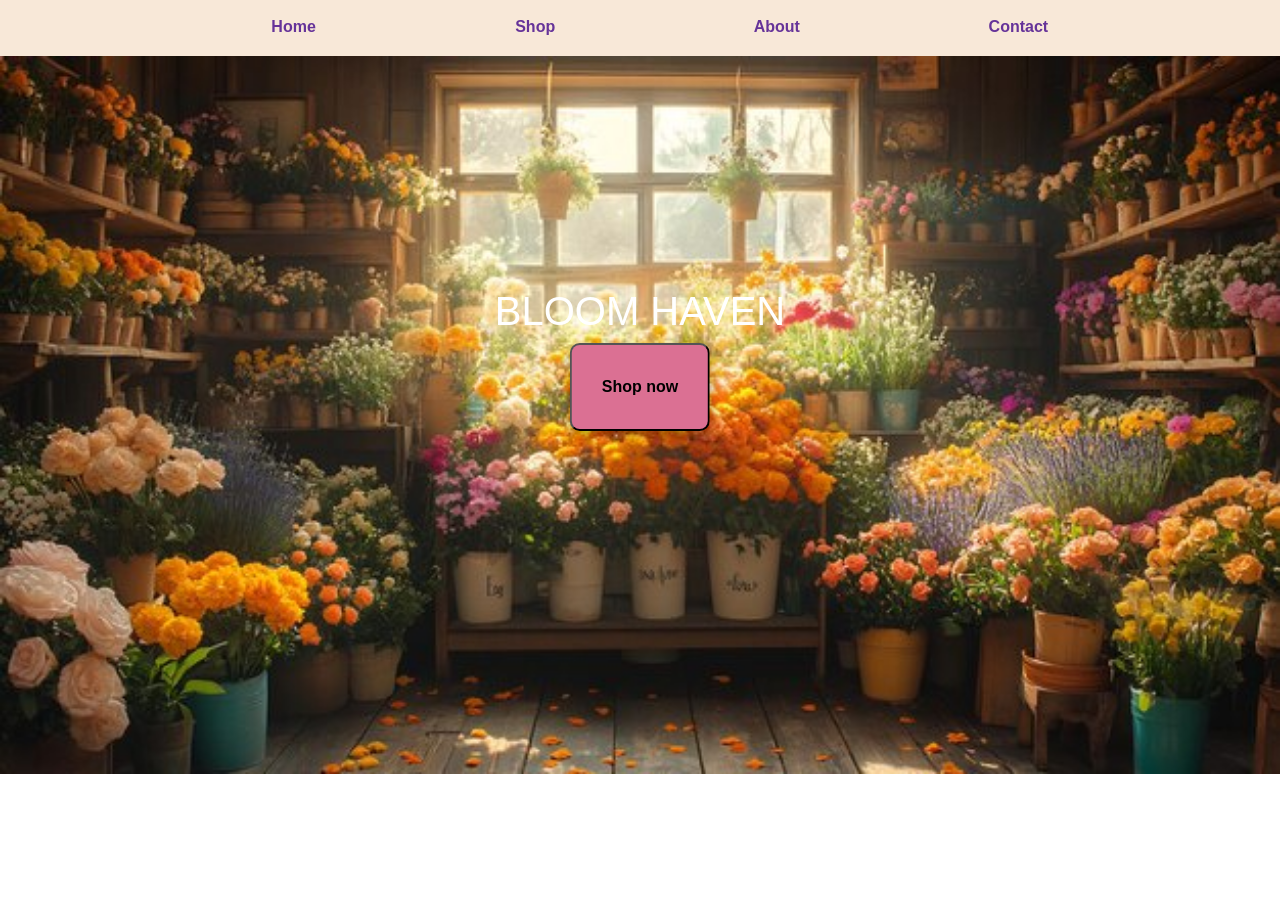
<file: index.html>
<!DOCTYPE html>
<html lang="en">

<head>
    <meta charset="UTF-8" />
    <meta name="viewport" content="width=device-width, initial-scale=1.0" />
    <title>Flower Boutique</title>
    <link rel="stylesheet" href="styles.css" />

    <link href="https://cdn.jsdelivr.net/npm/bootstrap@5.0.2/dist/css/bootstrap.min.css" rel="stylesheet"
        integrity="sha384-EVSTQN3/azprG1Anm3QDgpJLIm9Nao0Yz1ztcQTwFspd3yD65VohhpuuCOmLASjC" crossorigin="anonymous" />
</head>

<body>
    <!-- nav -->

    <div>
        <nav class="nav-bar">


           
            <ul>

                
                <li><a href="index.html" class="anchor">Home</a></li>
                <li><a href="shop.html" class="anchor">Shop</a></li>
                <li><a href="aboutus.html" class="anchor">About</a></li>
                <li><a href="contact.html" class="anchor">Contact</a></li>
            </ul>
        </nav>
    </div>

    <section class="hero">
        <img src="background.jpg" alt="boquet"/>

        <div class="content">
            <h1>BLOOM HAVEN</h1>
            <a href="shop.html" class="shop">
                <button class="shop-btn">Shop now</button>
            </a>
        </div>
    </section>

    <script src="https://cdn.jsdelivr.net/npm/bootstrap@5.0.2/dist/js/bootstrap.bundle.min.js"
        integrity="sha384-MrcW6ZMFYlzcLA8Nl+NtUVF0sA7MsXsP1UyJoMp4YLEuNSfAP+JcXn/tWtIaxVXM"
        crossorigin="anonymous"></script>
</body>

</html>
</file>
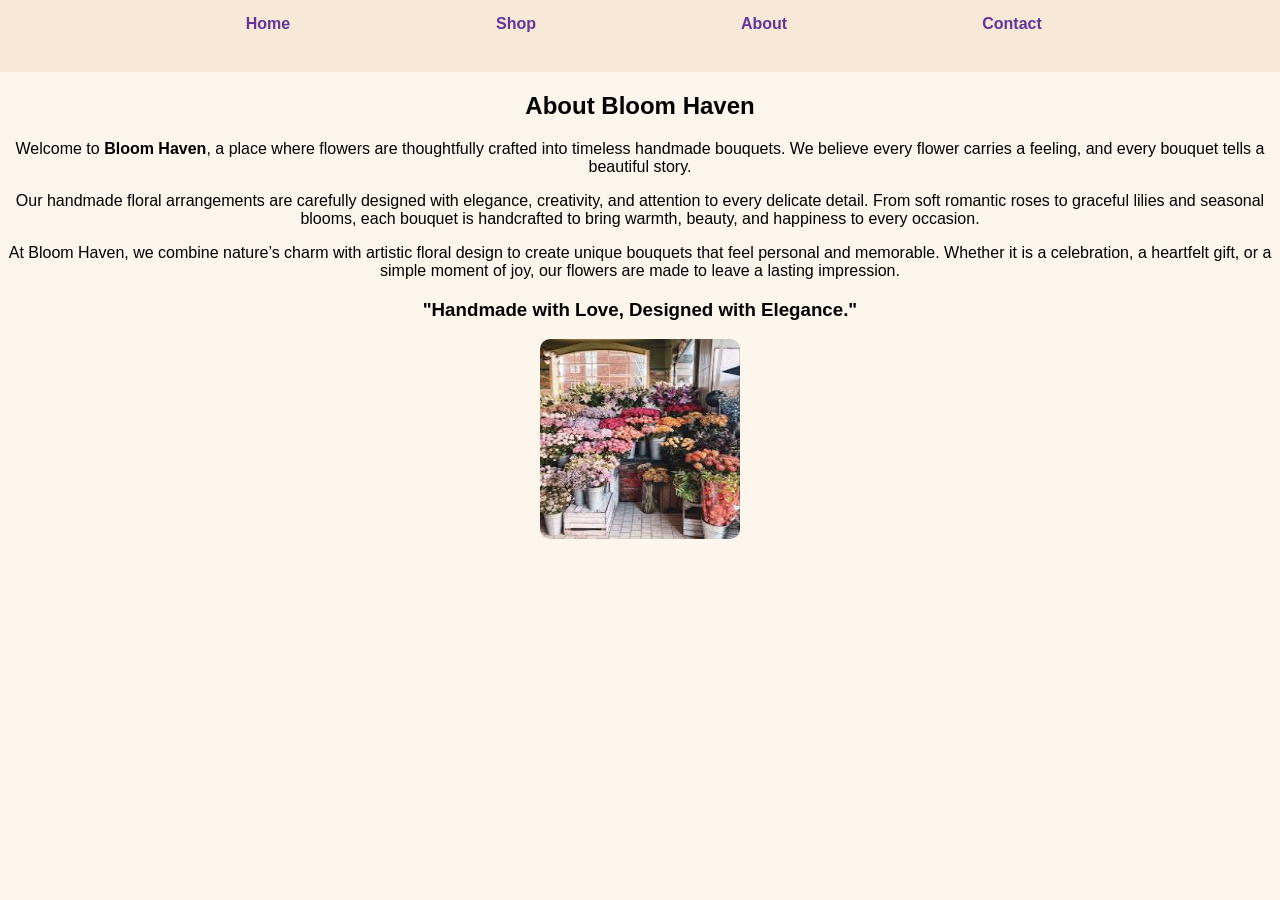
<file: aboutus.html>
<!DOCTYPE html>
<html lang="en">

<head>
    <meta charset="UTF-8">
    <meta name="viewport" content="width=device-width, initial-scale=1.0">
    <title>About</title>
    <link rel="stylesheet" href="styles.css">
</head>

<body class="background">

    <div>
        <nav class="nav-bar">
            <ul>
                <li><a href="index.html" class="anchor">Home</a></li>
                <li><a href="shop.html" class="anchor">Shop</a></li>
                <li><a href="about.html" class="anchor">About</a></li>
                <li><a href="contact.html" class="anchor">Contact</a></li>
            </ul>
        </nav>
    </div>

    <section class="about">

        <h1>About Bloom Haven</h1>

        <p>
            Welcome to <b>Bloom Haven</b>, a place where flowers are thoughtfully
            crafted into timeless handmade bouquets. We believe every flower carries
            a feeling, and every bouquet tells a beautiful story.
        </p>

        <p>
            Our handmade floral arrangements are carefully designed with elegance,
            creativity, and attention to every delicate detail. From soft romantic roses
            to graceful lilies and seasonal blooms, each bouquet is handcrafted to bring
            warmth, beauty, and happiness to every occasion.
        </p>

        <p>
            At Bloom Haven, we combine nature’s charm with artistic floral design to create
            unique bouquets that feel personal and memorable. Whether it is a celebration,
            a heartfelt gift, or a simple moment of joy, our flowers are made to leave
            a lasting impression.
        </p>

        <h3>"Handmade with Love, Designed with Elegance."</h3>

        <img src="flower shop.jpg" alt="flower shop" class="shop">

    </section>



</body>

</html>
</file>
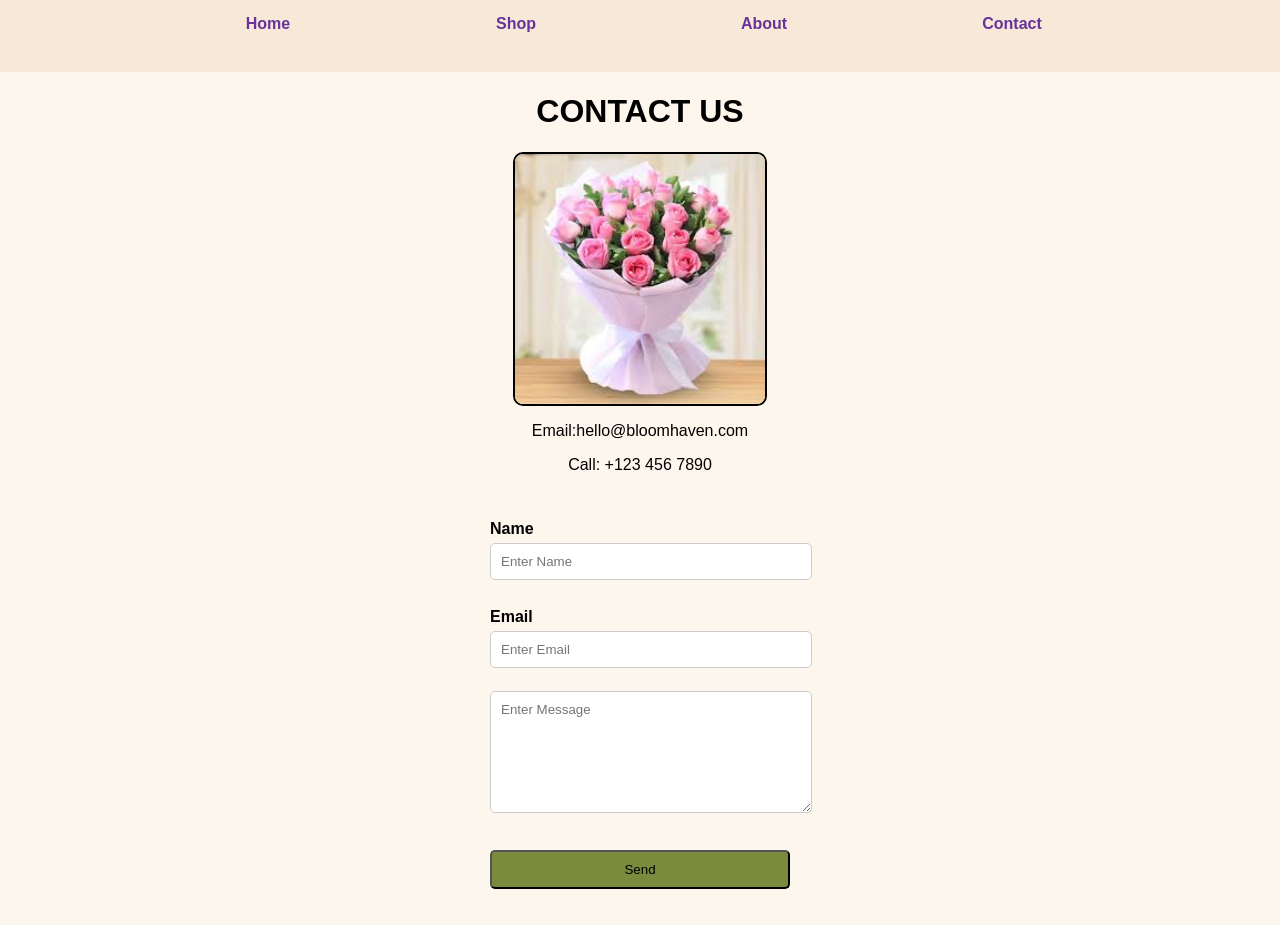
<file: contact.html>
<!DOCTYPE html>
<html lang="en">

<head>
    <meta charset="UTF-8">
    <meta name="viewport" content="width=device-width, initial-scale=1.0">
    <title>Contact</title>
    <link rel="stylesheet" href="styles.css">
</head>

<body>

    <div>
        <nav class="nav-bar">
            <ul>
                <li><a href="index.html" class="anchor">Home</a></li>
                <li><a href="shop.html" class="anchor">Shop</a></li>
                <li><a href="aboutus.html" class="anchor">About</a></li>
                <li><a href="contact.html" class="anchor">Contact</a></li>
            </ul>
        </nav>
    </div>



<!-- contact -->
    <h1>CONTACT US</h1>
    <img src="rose boquet.jpg" alt="boquet" class="rose-boq">
    <p>Email:hello@bloomhaven.com</p>
    <p>Call: +123 456 7890</p>

    <div class="form-container">

        <form id="contactForm">

            <label>Name</label>
            <input type="text" name="name" placeholder="Enter Name"><br><br>

            <label>Email</label>
            <input type="email" name="email" placeholder="Enter Email"><br><br>


            <textarea name="message" id="message" placeholder="Enter Message"></textarea><br><br>

            <button class="send-btn" onclick="sendMessage()">Send</button>

            <p id="msg"></p>




        </form>

    </div>

    <script src="script.js"></script>
</body>

</html>
</file>
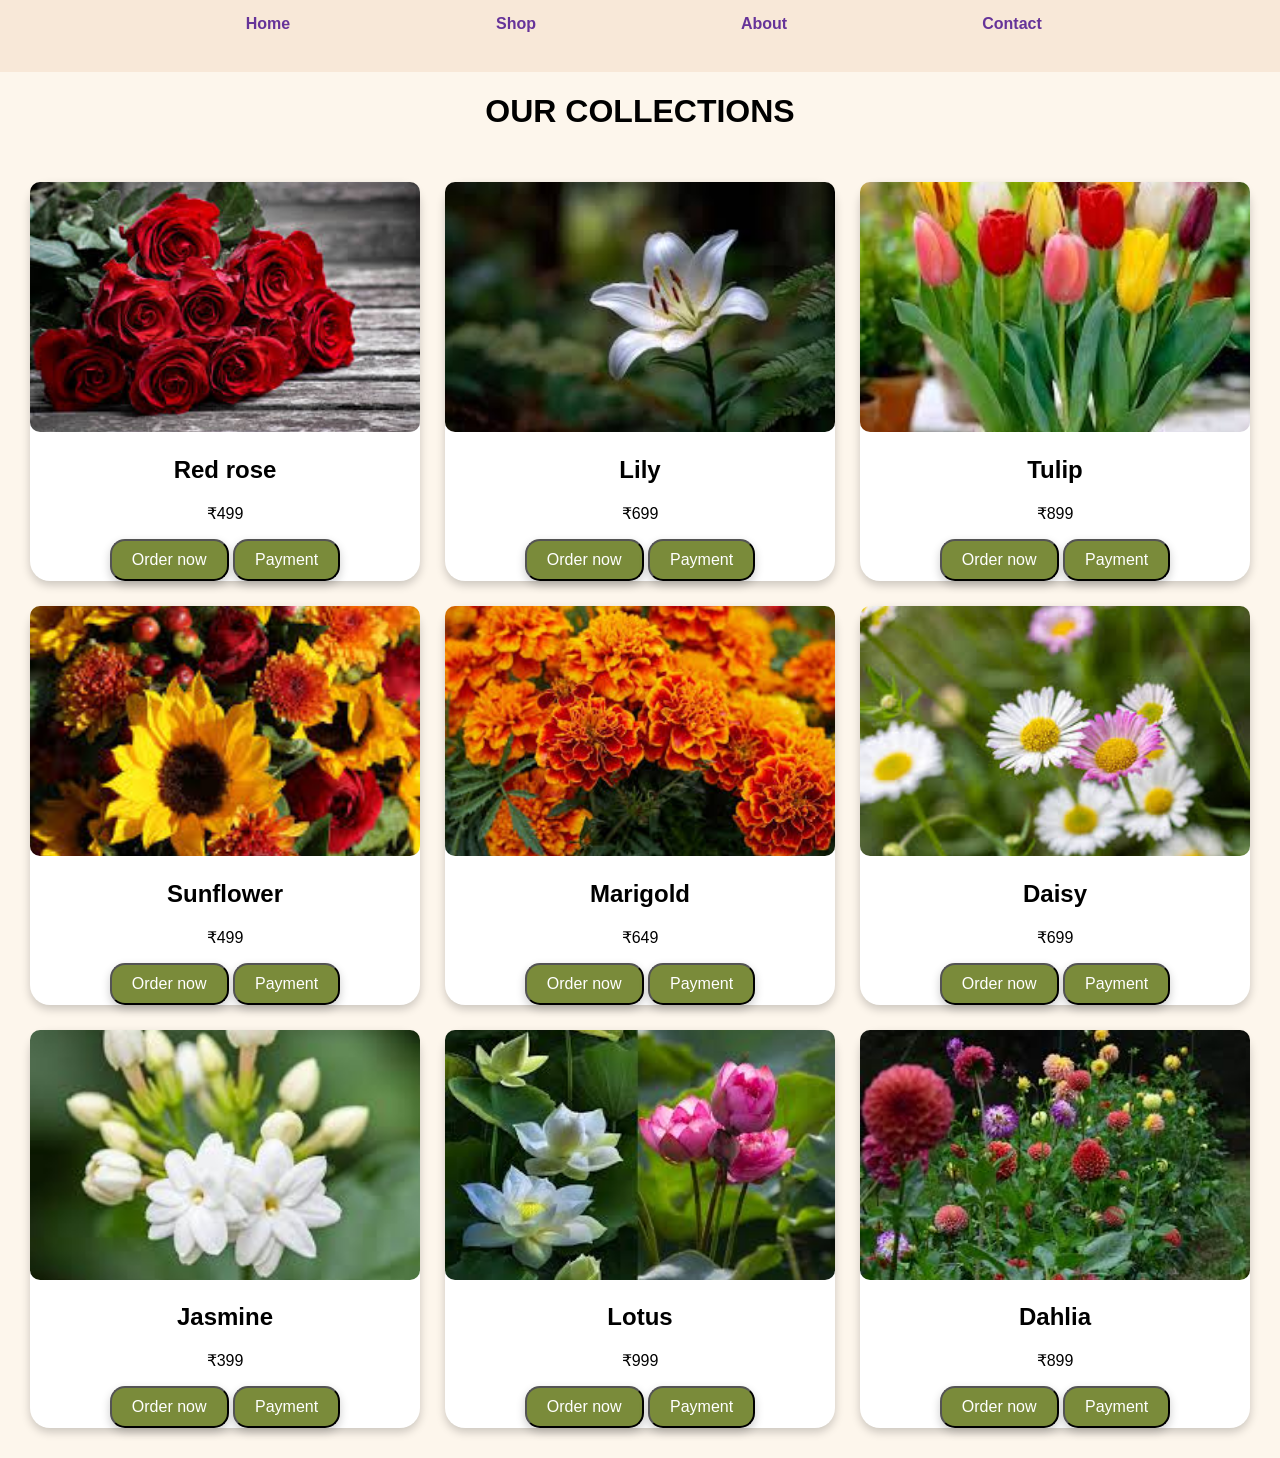
<file: shop.html>
<!DOCTYPE html>
<html lang="en">

<head>
    <meta charset="UTF-8">
    <meta name="viewport" content="width=device-width, initial-scale=1.0">
    <title>Shop</title>
    <link rel="stylesheet" href="styles.css">
</head>

<body>
    <div>
        <nav class="nav-bar">
            <ul>
                <li><a href="index.html" class="anchor">Home</a></li>
                <li><a href="shop.html" class="anchor">Shop</a></li>
                <li><a href="aboutus.html" class="anchor">About</a></li>
                <li><a href="contact.html" class="anchor">Contact</a></li>
            </ul>
        </nav>
    </div>


    <h1 class="collections">OUR COLLECTIONS</h1>
    <!-- container -->
    <div class="container">

        <!-- flower 1 -->

        <div class="card">
            <img src="ro.jpg" alt="rose">
            <h2>Red rose</h2>
            <p>₹499</p>
            <button class="order-btn" onclick="orderNow()">Order now</button>
            <button class="payment" onclick="paymentSucessful()">Payment</button>
        </div>


        <!-- flower 2 -->
        <div class="card">
            <img src="lil.jpg" alt="rose">
            <h2>Lily</h2>
            <p>₹699</p>
            <button class="order-btn" onclick="orderNow()">Order now</button>
            <button class="payment" onclick="paymentSucessful()">Payment</button>
        </div>


        <div class="card">
            <img src="tulip.jpg" alt="rose">
            <h2>Tulip</h2>
            <p>₹899</p>
            <button class="order-btn" onclick="orderNow()">Order now</button>
            <button class="payment" onclick="paymentSucessful()">Payment</button>
        </div>


        <div class="card">
            <img src="sunflower.jpg" alt="rose">
            <h2>Sunflower</h2>
            <p>₹499</p>
            <button class="order-btn" onclick="orderNow()">Order now</button>
            <button class="payment" onclick="paymentSucessful()">Payment</button>
        </div>


        <div class="card">
            <img src="marie.jpg" alt="rose">
            <h2>Marigold</h2>
            <p>₹649</p>
            <button class="order-btn" onclick="orderNow()">Order now</button>
            <button class="payment" onclick="paymentSucessful()">Payment</button>
        </div>



        <div class="card">
            <img src="dasiy.jpg" alt="rose">
            <h2>Daisy</h2>
            <p>₹699</p>
            <button class="order-btn" onclick="orderNow()">Order now</button>
            <button class="payment" onclick="paymentSucessful()">Payment</button>
        </div>



        <div class="card">
            <img src="jasmine.jpg" alt="rose">
            <h2>Jasmine</h2>
            <p>₹399</p>
            <button class="order-btn" onclick="orderNow()">Order now</button>
            <button class="payment" onclick="paymentSucessful()">Payment</button>
        </div>


        <div class="card">
            <img src="lotus.jpg" alt="rose">
            <h2>Lotus</h2>
            <p>₹999</p>
            <button class="order-btn" onclick="orderNow()">Order now</button>
            <button class="payment" onclick="paymentSucessful()">Payment</button>
        </div>


        <div class="card">
            <img src="dahlia.jpg" alt="rose">
            <h2>Dahlia</h2>
            <p>₹899</p>
            <button class="order-btn" onclick="orderNow()">Order now</button>
            <button class="payment" onclick="paymentSucessful()">Payment</button>


        </div>

    </div>


    <script src="script.js"></script>

</body>

</html>
</file>
<file: styles.css>
*{
    
    padding: 0;
    font-family: Arial, Helvetica, sans-serif;
}

body{
    margin: 0;
    background-color: #FDF6EC;
   
    
}




.hero{
    position: relative;
}

.hero img{

    width: 100%;
    max-height: 100%;
    /* max-width: 100%;
    max-height: 50%; */
}

.content{
    position: absolute;
    top: 50%;
    left: 50%;
    text-align: center;
    color:white;
    transform: translate(-50%, -50%);
}

nav{
    background-color:#f8e8d8;
    padding: 20px;
    
    font-weight:bolder;
    
    
}
 ul,li,a{
    display: flex;
    
    justify-content: space-evenly;
    list-style-type: none;
    
    
    
      
}

.anchor{
    justify-content: space-evenly;
    text-decoration: none;
    color:rebeccapurple;
    position: fixed;
    top: 0;
    padding: 15px;
    z-index: 1000;
    
    
}

nav .anchor:hover{
    color: pink
    
}

/* flower-btn */
.shop-btn{
    background-color:palevioletred;
    padding: 30px ;
    box-shadow:0 4px 10px rgba(0, 0, 0, 0.3) ;
    
    border-radius: 10px;
    font-weight: bold;
}

.shop-btn:hover{
    background-color:rgb(199, 91, 91)
    
    
}

.shop{
    text-decoration: none;
}

/* container */

.container{
    display:grid;
    grid-template-columns: 1fr 1fr 1fr;
    
    gap: 25px;

    padding:30px ;

    
   
}

.card{
    background: white;
    text-align: center;
    border-radius: 20px;
    box-shadow: 0 4px 10px rgba(0, 0, 0, 0.2);
     
}

/* card img */

.card img{
    width:100%;
    height: 250px;
    object-fit: cover;
    border-radius: 10px;
   
}


/* order-btn */

.order-btn{
    background: #7a8b3a;
    padding: 10px 20px;
    border-radius: 15px;
    cursor: pointer;
    font-size: 16px;
    color: white;
    box-shadow: 0 4px 10px rgba(0, 0, 0, 0.2);
}

.order-btn:hover{
    background: #5f6f2f;
    
}

@media(max-width:768px){
    .container{
        grid-template-columns: 1fr;
    }
}

/* collections */

.collections{
    text-align: center;
    
}

/* payment */

.payment{

    background: #7a8b3a;
    padding: 10px 20px;
    border-radius: 15px;
    cursor: pointer;
    font-size: 16px;
    color: white;
    box-shadow: 0 4px 10px rgba(0, 0, 0, 0.2);

}

.payment:hover{

      background: #5f6f2f;
}

/* about page */

h1,p,h3{
    text-align: center;

}





.shop{
   display: block;
   margin: auto;
   width: 200px;
   height: 200px;
   border-radius: 10px;
}

/* contact form */

#contactForm{
    width: 300px;
    padding: 20px;
    border-radius: 10px;
    justify-content: center;
    align-items: center;
    display: block;
    margin: auto;
    
}

label{
    display: block;
    margin-top: 10px;
    font-weight: bold;
}

input,textarea{
    width: 100%;
    padding: 10px;
    margin-top: 5px;
    border: 1px solid #ccc;
    border-radius: 5px;
}

textarea{
    height: 100px;
    
}

.send-btn{
    padding:10px;
    width: 100%;
    margin-top: 15px;
    background: #7a8b3d;
    border-radius:5px ;
    cursor: pointer;
}

#msg{
    margin-top: 10px;
    text-align: center;
}

.rose-boq{
    display: block;
    margin: auto;
    border-radius: 10px;
    width: 250px;
    transition: 0.5s;
    border:2px solid black
}

.rose-boq:hover{
    transform: scale(1.1);
}
</file>
